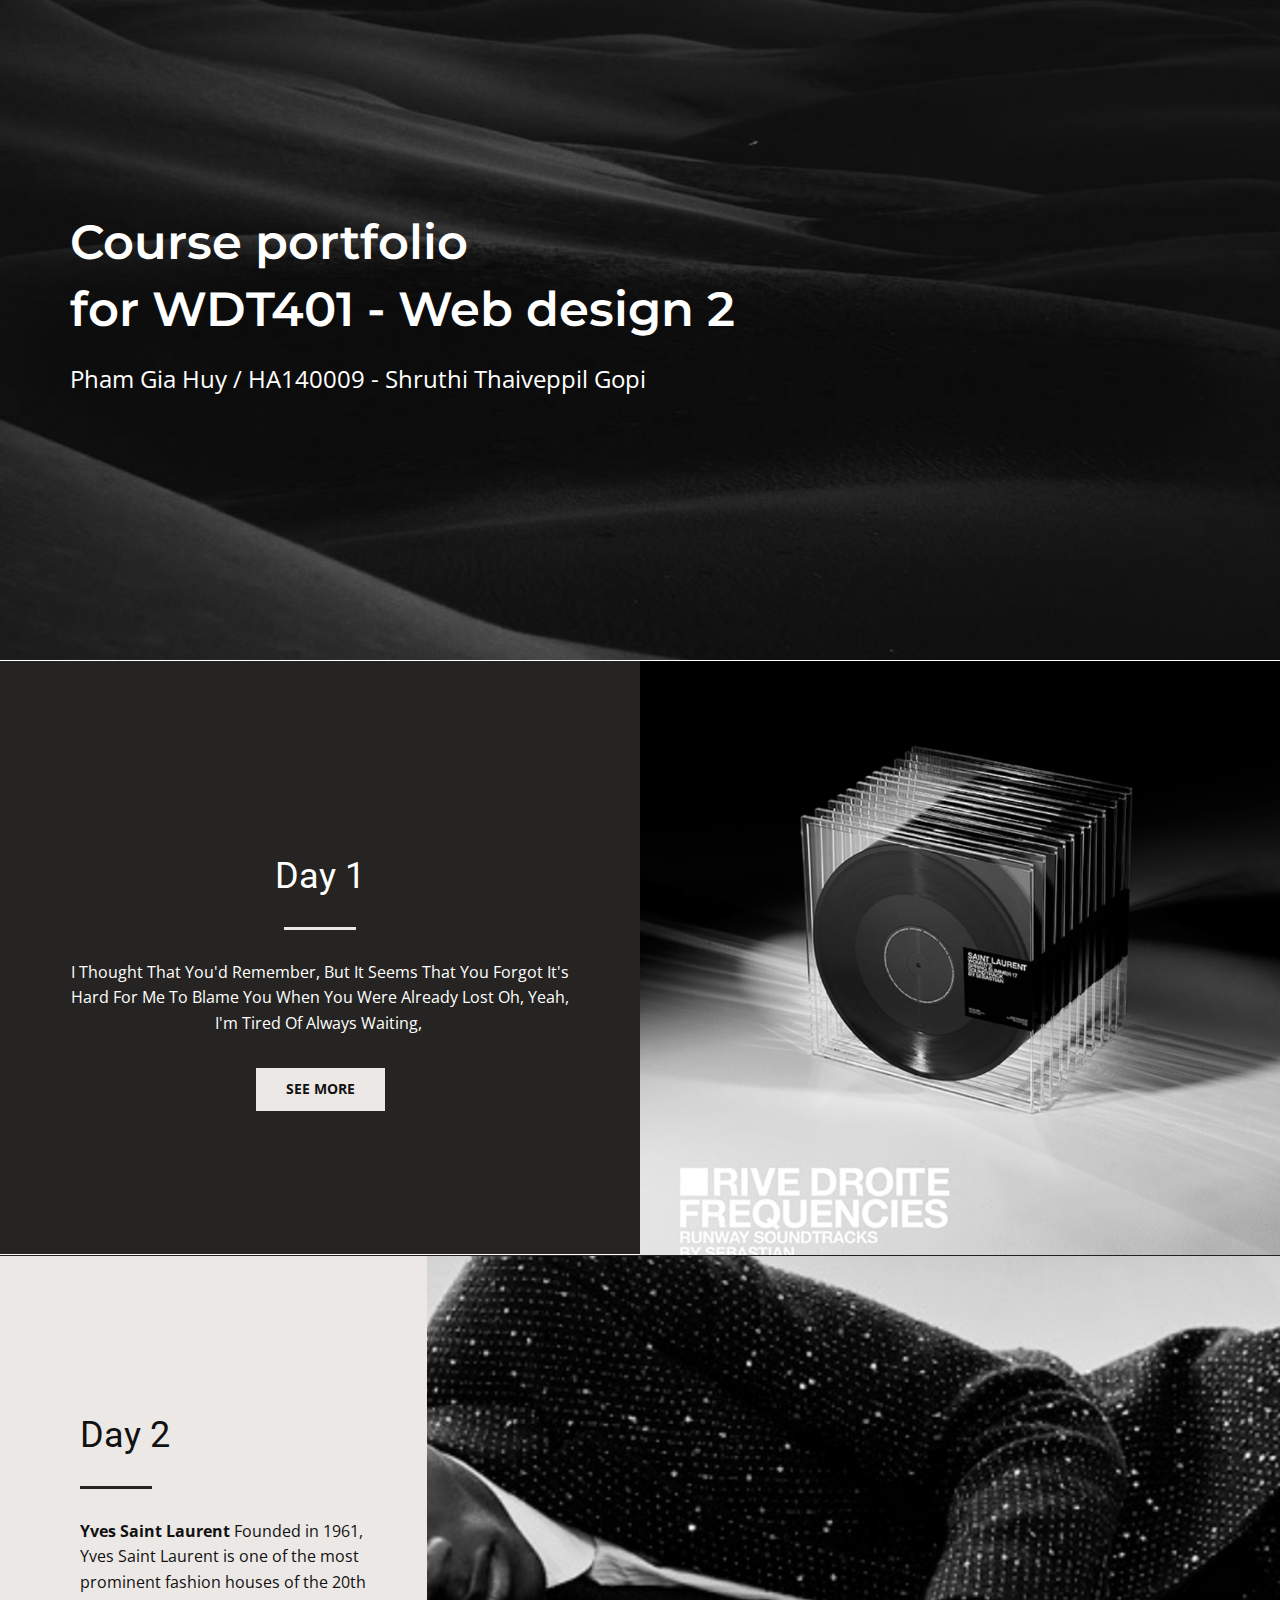
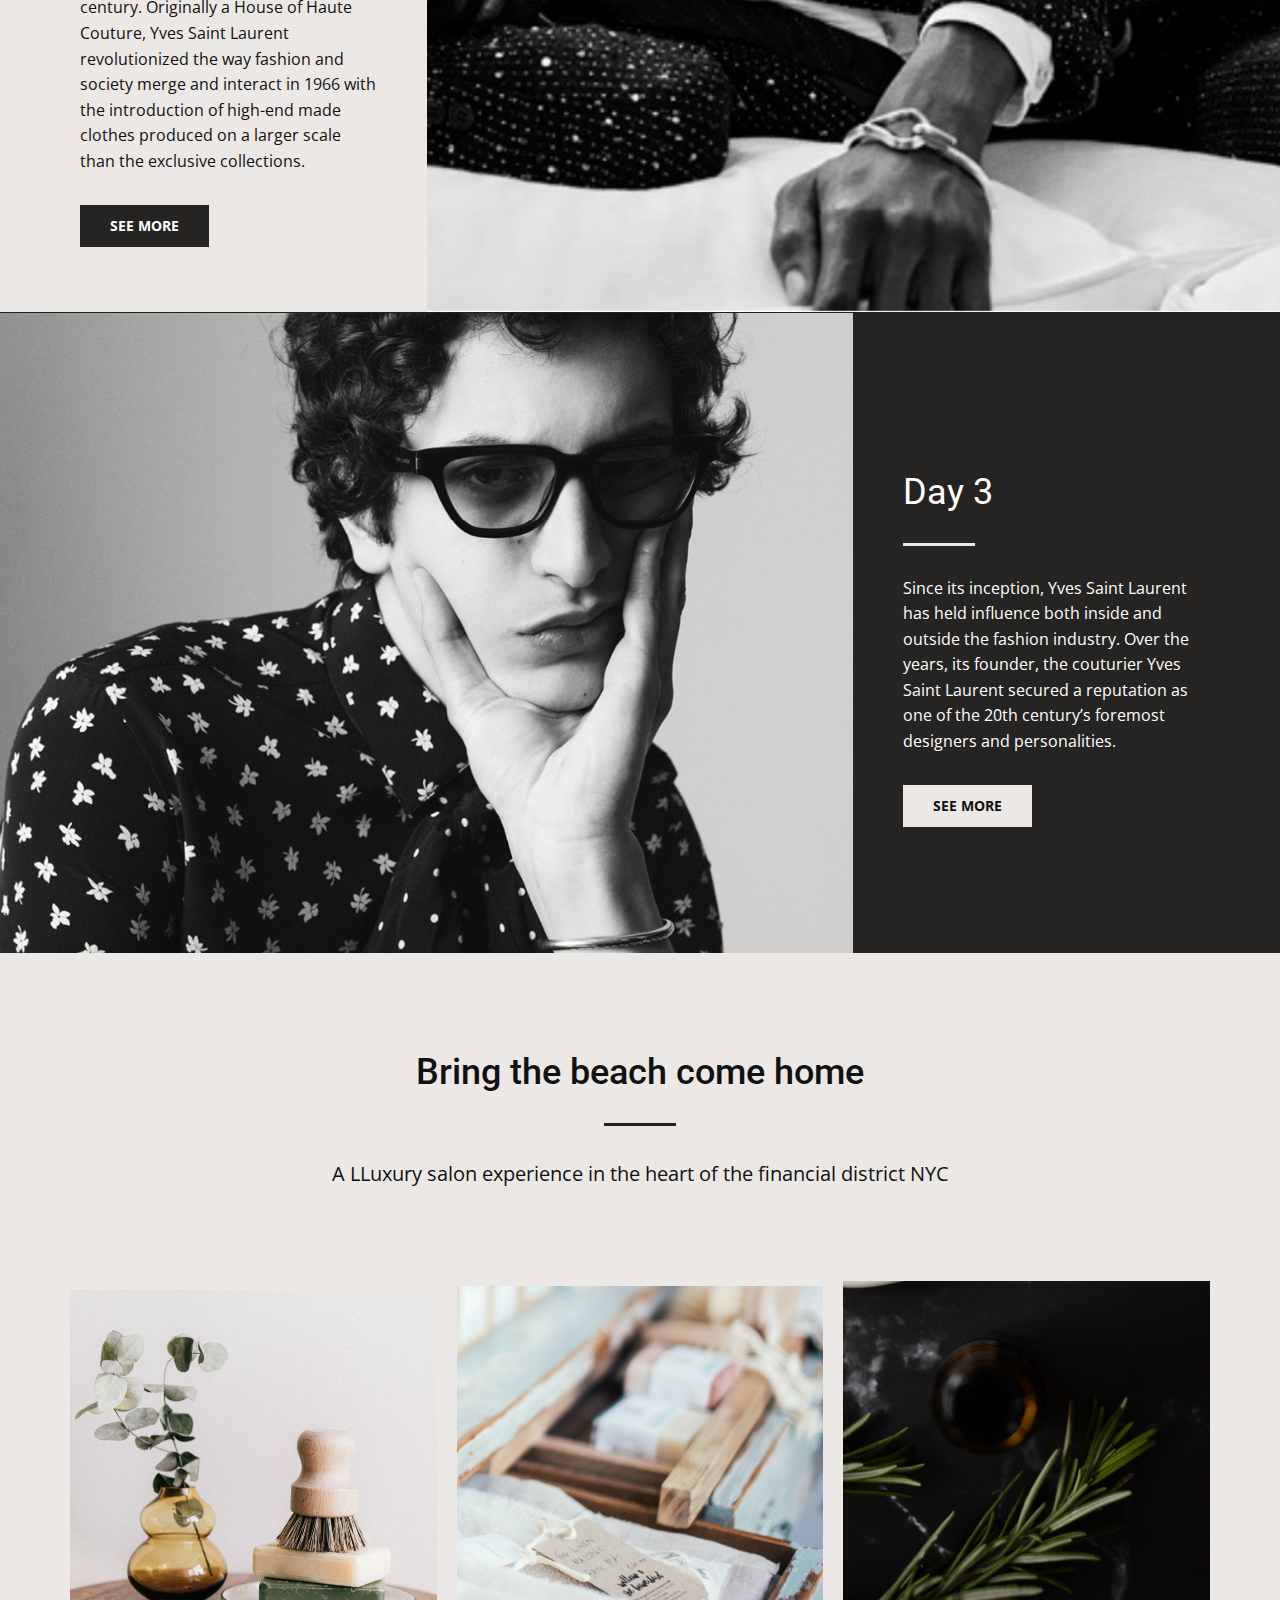
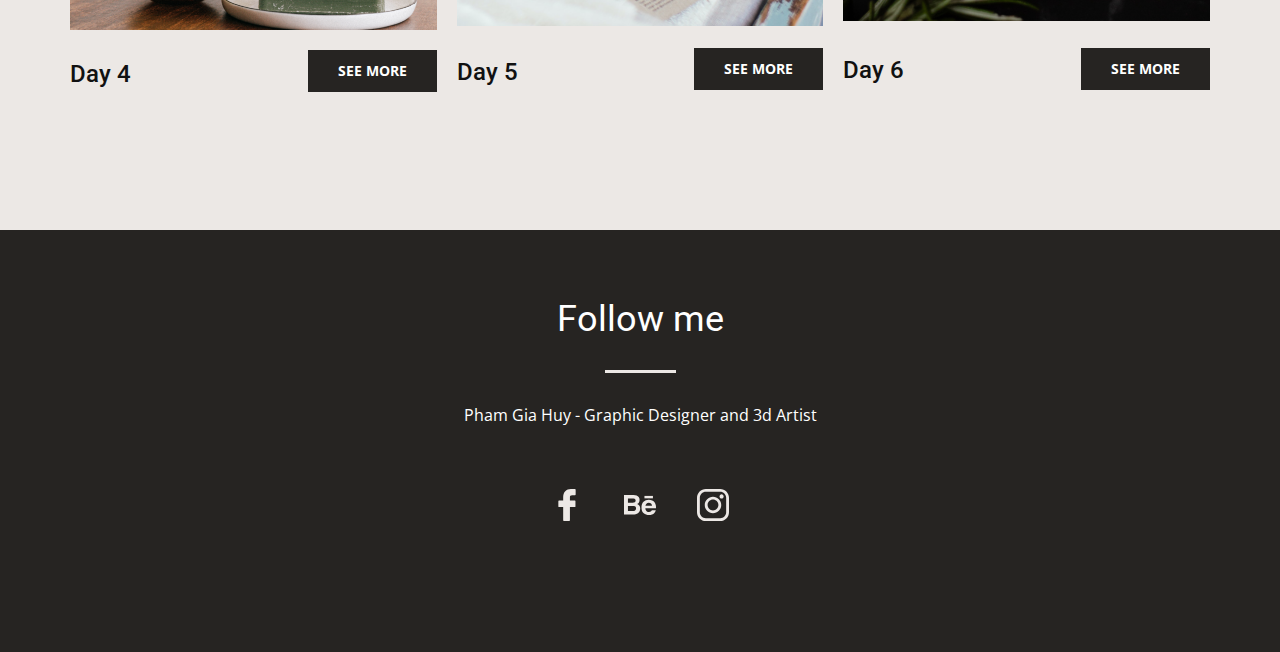
<file: index.html>
<!DOCTYPE html>
<html style="font-size: 16px;">
  <head>
    <meta name="viewport" content="width=device-width, initial-scale=1.0">
    <meta charset="utf-8">
    <meta name="keywords" content="Pottery Studio, About Our Studio, Registration Open, Workshops &amp; Events, Studio Membership, Art For Sale, From Our Students, Subscribe to Our Newsletter">
    <meta name="description" content="">
    <meta name="page_type" content="np-template-header-footer-from-plugin">
    <title>home</title>
    <link rel="stylesheet" href="home2.css" media="screen">
<link rel="stylesheet" href="home.css" media="screen">
    <script class="u-script" type="text/javascript" src="jquery.js" defer=""></script>
    <script class="u-script" type="text/javascript" src="home2.js" defer=""></script>
   
    <link id="u-theme-google-font" rel="stylesheet" href="https://fonts.googleapis.com/css?family=Roboto:100,100i,300,300i,400,400i,500,500i,700,700i,900,900i|Open+Sans:300,300i,400,400i,600,600i,700,700i,800,800i">
    <link id="u-page-google-font" rel="stylesheet" href="https://fonts.googleapis.com/css?family=Montserrat:100,100i,200,200i,300,300i,400,400i,500,500i,600,600i,700,700i,800,800i,900,900i">
    
    
    
    
    
    
    
    <script type="application/ld+json">{
		"@context": "http://schema.org",
		"@type": "Organization",
		"name": ""
}</script>
    <meta name="theme-color" content="#478ac9">
    <meta property="og:title" content="home">
    <meta property="og:type" content="website">
  </head>
  <body data-home-page="home.html" data-home-page-title="home" class="u-body"> 
    <section class="u-clearfix u-image u-section-1" id="sec-05c6" data-image-width="3648" data-image-height="5472">
      <div class="u-clearfix u-sheet u-sheet-1">
        <div class="u-container-style u-group u-group-1">
          <div class="u-container-layout u-container-layout-1">
            <h1 class="u-custom-font u-font-montserrat u-text u-text-white u-text-1"> Course portfolio&nbsp;<br>for WDT401 - Web design 2
            </h1>
            <p class="u-text u-text-font u-text-white u-text-2">Pham Gia Huy / HA140009 - Shruthi Thaiveppil Gopi&nbsp;</p>
          </div>
        </div>
      </div>
    </section>
    <section class="u-clearfix u-valign-middle u-white u-section-2" id="sec-a310">
      <div class="u-clearfix u-expanded-width u-layout-wrap u-layout-wrap-1">
        <div class="u-layout">
          <div class="u-layout-row">
            <div class="u-container-style u-custom-color-1 u-layout-cell u-left-cell u-size-30 u-layout-cell-1">
              <div class="u-container-layout u-container-layout-1">
                <h2 class="u-align-center u-heading-font u-text u-text-1">Day 1</h2>
                <div class="u-border-3 u-border-custom-color-3 u-line u-line-horizontal u-line-1"></div>
                <p class="u-align-center u-text u-text-font u-text-2"> I Thought That You'd Remember, But It Seems That You Forgot It's Hard For Me To Blame You When You Were Already Lost Oh, Yeah, I'm Tired Of Always Waiting,&nbsp;</p>
                <a href="https://huypgha.github.io/rosie.github.com/?fbclid=IwAR3hsF8yOJsccPsqsxjsp86Qo-Nx0xVRiLs8N1_uy8FjydK2wpwIiNMaKp8" class="u-border-none u-btn u-button-style u-custom-color-3 u-hover-custom-color-4 u-btn-1">see more</a>
              </div>
            </div>
            <div class="u-align-left u-container-style u-custom-color-2 u-layout-cell u-right-cell u-size-30 u-layout-cell-2">
              <div class="u-container-layout u-container-layout-2">
                <img class="u-expanded-width u-image u-image-default u-image-1" src="images/AnhchupManhinh2021-07-23luc23.09.03.png" alt="" data-image-width="970" data-image-height="962">
              </div>
            </div>
          </div>
        </div>
      </div>
    </section>
    <section class="u-clearfix u-grey-dark-3 u-valign-middle u-section-3" id="sec-0a55">
      <div class="u-clearfix u-expanded-width u-gutter-0 u-layout-wrap u-layout-wrap-1">
        <div class="u-layout">
          <div class="u-layout-row">
            <div class="u-align-left u-container-style u-custom-color-3 u-layout-cell u-right-cell u-size-20 u-size-xs-60 u-layout-cell-1">
              <div class="u-container-layout u-padding-6 u-container-layout-1">
                <h2 class="u-heading-font u-text u-text-1">Day 2</h2>
                <div class="u-border-3 u-border-custom-color-1 u-line u-line-horizontal u-line-1"></div>
                <p class="u-text u-text-font u-text-2"><b>Yves Saint Laurent</b>&nbsp;Founded in 1961, Yves Saint Laurent is one of the most prominent fashion houses of the 20th century. Originally a House of Haute Couture, Yves Saint Laurent revolutionized the way fashion and society merge and interact in 1966 with the introduction of high-end made clothes produced on a larger scale than the exclusive collections.&nbsp;
                </p>
                <a href="https://huypgha.github.io/MichenKoizz/index.html" class="u-border-none u-btn u-button-style u-custom-color-1 u-hover-custom-color-4 u-btn-1">see more</a>
              </div>
            </div>
            <div class="u-align-left u-container-style u-image u-layout-cell u-left-cell u-size-40 u-size-xs-60 u-image-1" data-image-width="3332" data-image-height="1140">
              <div class="u-container-layout" src=""></div>
            </div>
          </div>
        </div>
      </div>
    </section>
    <section class="u-clearfix u-grey-dark-3 u-section-4" id="sec-3c39">
      <div class="u-clearfix u-expanded-width u-gutter-0 u-layout-wrap u-layout-wrap-1">
        <div class="u-layout">
          <div class="u-layout-row">
            <div class="u-align-left u-container-style u-layout-cell u-left-cell u-size-40 u-size-xs-60 u-layout-cell-1" imgwidth="1000" imgheight="656">
              <div class="u-container-layout" src="">
                <img class="u-absolute-hcenter u-expanded-height u-image u-image-default u-image-1" src="images/AnhchupManhinh2021-07-23luc23.18.30.png" alt="" data-image-width="1074" data-image-height="1328">
              </div>
            </div>
            <div class="u-align-left u-container-style u-custom-color-1 u-layout-cell u-right-cell u-size-20 u-size-xs-60 u-layout-cell-2">
              <div class="u-container-layout u-padding-6 u-container-layout-2">
                <h2 class="u-heading-font u-text u-text-1">Day 3</h2>
                <div class="u-border-3 u-border-custom-color-3 u-line u-line-horizontal u-line-1"></div>
                <p class="u-text u-text-font u-text-2"> Since its inception, Yves Saint Laurent has held influence both inside and outside the fashion industry. Over the years, its founder, the couturier Yves Saint Laurent secured a reputation as one of the 20th century’s foremost designers and personalities.</p>
                <a href="https://huypgha.github.io/MichenKoizz/index.html" class="u-border-none u-btn u-button-style u-custom-color-3 u-hover-custom-color-4 u-btn-1">see more</a>
              </div>
            </div>
          </div>
        </div>
      </div>
    </section>
    <section class="u-clearfix u-custom-color-3 u-section-5" id="sec-3d3a">
      <div class="u-clearfix u-sheet u-sheet-1">
        <div class="u-align-center u-container-style u-group u-similar-fill u-group-1">
          <div class="u-container-layout u-container-layout-1">
            <h2 class="u-heading-font u-text u-text-1">Bring the beach come home</h2>
            <div class="u-border-3 u-border-custom-color-1 u-line u-line-horizontal u-line-1"></div>
            <p class="u-text u-text-font u-text-2"> A L​
Luxury salon experience in the heart of the financial
district NYC</p>
          </div>
        </div>
        <div class="u-clearfix u-disable-padding u-expanded-width u-gutter-20 u-layout-wrap u-layout-wrap-1">
          <div class="u-layout">
            <div class="u-layout-row">
              <div class="u-align-left u-container-style u-layout-cell u-left-cell u-similar-fill u-size-20 u-size-20-md u-layout-cell-1">
                <div class="u-container-layout">
                  <img class="u-expanded-width u-image u-image-1" src="images/AnhchupManhinh2021-07-23luc23.42.57.png" data-image-width="1500" data-image-height="1344">
                  <h3 class="u-heading-font u-text u-text-3">Day 4</h3>
                  <a href="https://huypgha.github.io/MichennKoiz/index.html" class="u-border-none u-btn u-button-style u-custom-color-1 u-hover-custom-color-4 u-btn-1">see more</a>
                </div>
              </div>
              <div class="u-align-left u-container-style u-layout-cell u-similar-fill u-size-20 u-size-20-md u-layout-cell-2">
                <div class="u-container-layout">
                  <img class="u-expanded-width u-image u-image-2" src="images/AnhchupManhinh2021-07-23luc23.52.40.png" data-image-width="1376" data-image-height="888">
                  <h3 class="u-heading-font u-text u-text-4">Day 5</h3>
                  <a href="https://huypgha.github.io/MichennKoiz/index.html" class="u-border-none u-btn u-button-style u-custom-color-1 u-hover-custom-color-4 u-btn-2">see more</a>
                </div>
              </div>
              <div class="u-align-left u-container-style u-layout-cell u-right-cell u-similar-fill u-size-20 u-size-20-md u-layout-cell-3">
                <div class="u-container-layout">
                  <img class="u-expanded-width u-image u-image-3" src="images/AnhchupManhinh2021-07-23luc23.42.26.png" data-image-width="1480" data-image-height="888">
                  <h3 class="u-heading-font u-text u-text-5">Day 6</h3>
                  <a href="https://huypgha.github.io/MichennKoiz/index.html" class="u-border-none u-btn u-button-style u-custom-color-1 u-hover-custom-color-4 u-btn-3">see more</a>
                </div>
              </div>
            </div>
          </div>
        </div>
      </div>
    </section>
    <section class="u-clearfix u-custom-color-1 u-section-6" id="sec-8640">
      <div class="u-clearfix u-sheet u-valign-middle u-sheet-1">
        <div class="u-align-center u-container-style u-expanded-width-md u-expanded-width-sm u-group u-similar-fill u-group-1">
          <div class="u-container-layout u-container-layout-1">
            <h2 class="u-heading-font u-text u-text-1">Follow me</h2>
            <div class="u-border-3 u-border-custom-color-3 u-line u-line-horizontal u-line-1"></div>
            <p class="u-text u-text-font u-text-2">Pham Gia Huy - Graphic Designer and 3d Artist</p>
            <div class="u-social-icons u-spacing-41 u-social-icons-1">
              <a class="u-social-url" title="facebook" target="_blank" href="https://www.facebook.com/darklove.die/"><span class="u-icon u-social-facebook u-social-icon u-icon-1"><svg class="u-svg-link" preserveAspectRatio="xMidYMin slice" viewBox="0 0 96.124 96.123" style=""><use xmlns:xlink="http://www.w3.org/1999/xlink" xlink:href="#svg-926c"></use></svg><svg class="u-svg-content" viewBox="0 0 96.124 96.123" x="0px" y="0px" id="svg-926c" style="enable-background:new 0 0 96.124 96.123;"><g><path d="M72.089,0.02L59.624,0C45.62,0,36.57,9.285,36.57,23.656v10.907H24.037c-1.083,0-1.96,0.878-1.96,1.961v15.803   c0,1.083,0.878,1.96,1.96,1.96h12.533v39.876c0,1.083,0.877,1.96,1.96,1.96h16.352c1.083,0,1.96-0.878,1.96-1.96V54.287h14.654   c1.083,0,1.96-0.877,1.96-1.96l0.006-15.803c0-0.52-0.207-1.018-0.574-1.386c-0.367-0.368-0.867-0.575-1.387-0.575H56.842v-9.246   c0-4.444,1.059-6.7,6.848-6.7l8.397-0.003c1.082,0,1.959-0.878,1.959-1.96V1.98C74.046,0.899,73.17,0.022,72.089,0.02z"></path>
</g></svg></span>
              </a>
              <a class="u-social-url" target="_blank" title="Behance" href="https://www.behance.net/gallery/123704873/Website-Portfolio-Online"><span class="u-icon u-social-custom u-social-icon u-text-custom-color-3 u-icon-2"><svg class="u-svg-link" preserveAspectRatio="xMidYMin slice" viewBox="0 0 511.958 511.958" style=""><use xmlns:xlink="http://www.w3.org/1999/xlink" xlink:href="#svg-3f4d"></use></svg><svg class="u-svg-content" viewBox="0 0 511.958 511.958" x="0px" y="0px" id="svg-3f4d" style="enable-background:new 0 0 511.958 511.958;"><g><g><g><path d="M210.624,240.619c10.624-5.344,18.656-11.296,24.16-17.728c9.792-11.584,14.624-26.944,14.624-45.984     c0-18.528-4.832-34.368-14.496-47.648c-16.128-21.632-43.424-32.704-82.016-33.28H0v312.096h142.56     c16.064,0,30.944-1.376,44.704-4.192c13.76-2.848,25.664-8.064,35.744-15.68c8.96-6.624,16.448-14.848,22.4-24.544     c9.408-14.656,14.112-31.264,14.112-49.76c0-17.92-4.128-33.184-12.32-45.728C238.912,255.627,226.752,246.443,210.624,240.619z      M63.072,150.187h68.864c15.136,0,27.616,1.632,37.408,4.864c11.328,4.704,16.992,14.272,16.992,28.864     c0,13.088-4.32,22.24-12.864,27.392c-8.608,5.152-19.776,7.744-33.472,7.744H63.072V150.187z M171.968,348.427     c-7.616,3.68-18.336,5.504-32.064,5.504H63.072v-83.232h77.888c13.568,0.096,24.128,1.888,31.68,5.248     c13.44,6.08,20.128,17.216,20.128,33.504C192.768,328.651,185.856,341.579,171.968,348.427z"></path><rect x="327.168" y="110.539" width="135.584" height="38.848"></rect><path d="M509.856,263.851c-2.816-18.08-9.024-33.984-18.688-47.712c-10.592-15.552-24.032-26.944-40.384-34.144     c-16.288-7.232-34.624-10.848-55.04-10.816c-34.272,0-62.112,10.72-83.648,32c-21.472,21.344-32.224,52.032-32.224,92.032     c0,42.656,11.872,73.472,35.744,92.384c23.776,18.944,51.232,28.384,82.4,28.384c37.728,0,67.072-11.232,88.032-33.632     c13.408-14.144,20.992-28.064,22.656-41.728H446.24c-3.616,6.752-7.808,12.032-12.608,15.872     c-8.704,7.04-20.032,10.56-33.92,10.56c-13.216,0-24.416-2.912-33.76-8.704c-15.424-9.28-23.488-25.536-24.512-48.672h170.464     C512.16,289.739,511.52,274.411,509.856,263.851z M342.976,269.835c2.24-15.008,7.68-26.912,16.32-35.712     c8.64-8.768,20.864-13.184,36.512-13.216c14.432,0,26.496,4.128,36.32,12.416c9.696,8.352,15.168,20.48,16.288,36.512H342.976z"></path>
</g>
</g>
</g></svg></span>
              </a>
              <a class="u-social-url" target="_blank" title="Custom" href="https://www.instagram.com/huy5tuoi_/?hl=vi&fbclid=IwAR0iPXtdHn3xEYhdgzp329SC270BZiK9Hljy5KPRUITbb0fMthgo_6YwiYM"><span class="u-icon u-social-custom u-social-icon u-text-custom-color-3 u-icon-3"><svg class="u-svg-link" preserveAspectRatio="xMidYMin slice" viewBox="0 0 169.063 169.063" style=""><use xmlns:xlink="http://www.w3.org/1999/xlink" xlink:href="#svg-ac00"></use></svg><svg class="u-svg-content" viewBox="0 0 169.063 169.063" x="0px" y="0px" id="svg-ac00" style="enable-background:new 0 0 169.063 169.063;"><g><path d="M122.406,0H46.654C20.929,0,0,20.93,0,46.655v75.752c0,25.726,20.929,46.655,46.654,46.655h75.752   c25.727,0,46.656-20.93,46.656-46.655V46.655C169.063,20.93,148.133,0,122.406,0z M154.063,122.407   c0,17.455-14.201,31.655-31.656,31.655H46.654C29.2,154.063,15,139.862,15,122.407V46.655C15,29.201,29.2,15,46.654,15h75.752   c17.455,0,31.656,14.201,31.656,31.655V122.407z"></path><path d="M84.531,40.97c-24.021,0-43.563,19.542-43.563,43.563c0,24.02,19.542,43.561,43.563,43.561s43.563-19.541,43.563-43.561   C128.094,60.512,108.552,40.97,84.531,40.97z M84.531,113.093c-15.749,0-28.563-12.812-28.563-28.561   c0-15.75,12.813-28.563,28.563-28.563s28.563,12.813,28.563,28.563C113.094,100.281,100.28,113.093,84.531,113.093z"></path><path d="M129.921,28.251c-2.89,0-5.729,1.17-7.77,3.22c-2.051,2.04-3.23,4.88-3.23,7.78c0,2.891,1.18,5.73,3.23,7.78   c2.04,2.04,4.88,3.22,7.77,3.22c2.9,0,5.73-1.18,7.78-3.22c2.05-2.05,3.22-4.89,3.22-7.78c0-2.9-1.17-5.74-3.22-7.78   C135.661,29.421,132.821,28.251,129.921,28.251z"></path>
</g></svg></span>
              </a>
            </div>
          </div>
        </div>
      </div>
    </section>
    
    
    
   
  </body>
</html>
</file>
